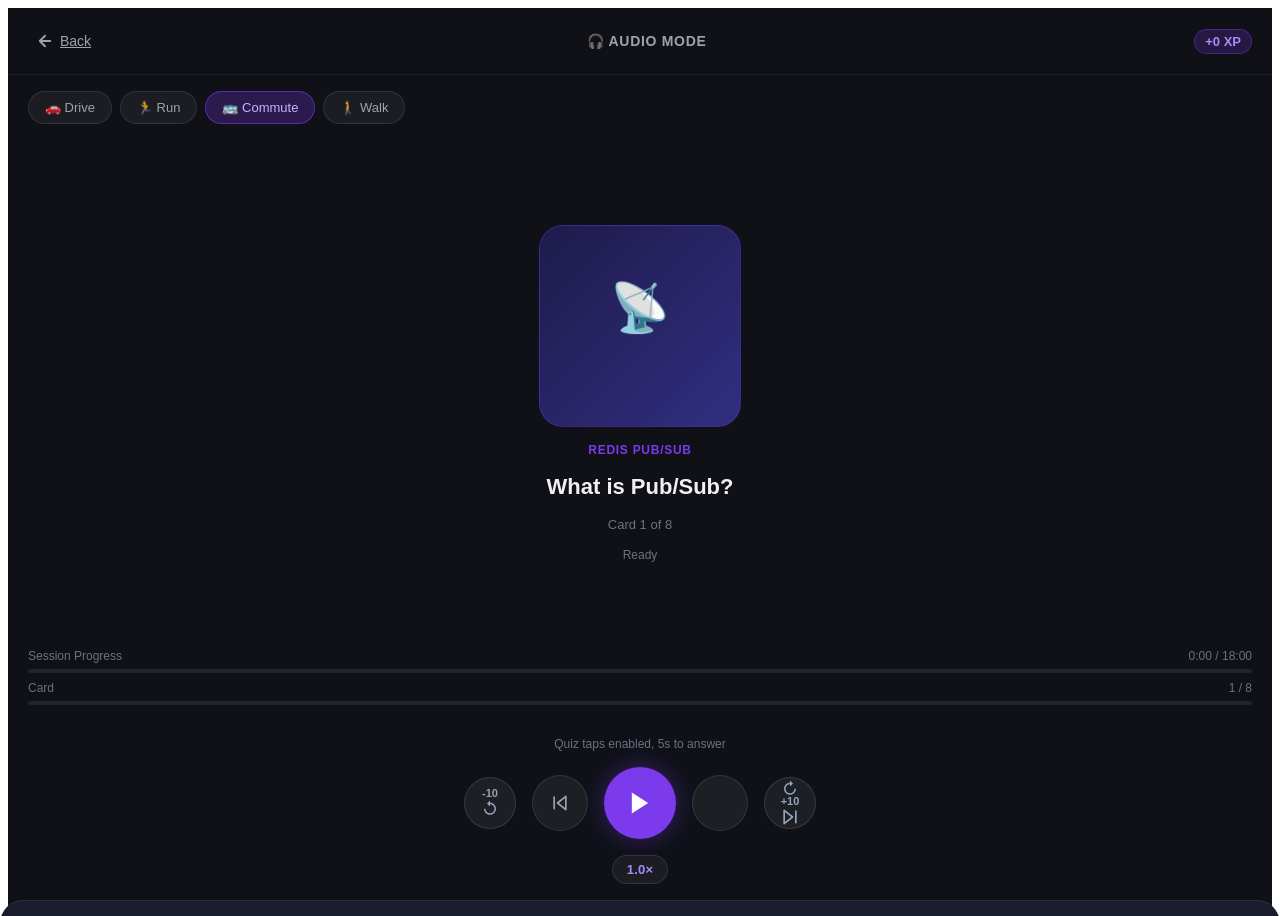
<file: audio.html>
<!DOCTYPE html>
<html lang="en">
<head>
  <meta charset="UTF-8">
  <meta name="viewport" content="width=device-width, initial-scale=1.0, maximum-scale=1.0, user-scalable=no">
  <meta name="theme-color" content="#0F1117">
  <meta name="apple-mobile-web-app-capable" content="yes">
  <meta name="apple-mobile-web-app-status-bar-style" content="black-translucent">
  <title>DevLearn — Audio Mode</title>
  <link rel="manifest" href="manifest.json">
  <link rel="stylesheet" href="audio.css">
</head>
<body>

<div id="audio-app" class="audio-page">

  <!-- ── Header ── -->
  <header class="audio-header">
    <a href="index.html" class="audio-back-btn">
      <svg width="18" height="18" viewBox="0 0 24 24" fill="none" stroke="currentColor" stroke-width="2.5" stroke-linecap="round" stroke-linejoin="round">
        <path d="M19 12H5M5 12l7-7M5 12l7 7"/>
      </svg>
      Back
    </a>
    <span class="audio-header-title">🎧 Audio Mode</span>
    <div id="xp-display" class="audio-xp-badge">0 XP</div>
  </header>

  <!-- ── Mode Selector ── -->
  <div class="mode-selector" id="mode-selector">
    <!-- Filled by JS -->
  </div>

  <!-- ── Card Display Area ── -->
  <div class="audio-card-area" id="card-area">

    <div class="audio-card-visual" id="card-visual">
      <div class="audio-review-badge" id="review-badge" style="display:none">REVIEW</div>
      <div class="audio-card-emoji" id="card-emoji">🎧</div>
      <div class="sound-wave" id="sound-wave">
        <span></span><span></span><span></span><span></span><span></span>
      </div>
    </div>

    <div class="audio-card-topic" id="card-topic">—</div>
    <div class="audio-card-title" id="card-title">Tap play to start</div>
    <div class="audio-card-number" id="card-number">0 of 0 cards</div>
    <div class="status-label" id="status-label">Ready</div>

  </div>

  <!-- ── Session Progress ── -->
  <div class="progress-section">
    <div class="progress-label">
      <span>Session Progress</span>
      <span id="session-time">0:00 / 0:00</span>
    </div>
    <div class="audio-progress-bar">
      <div class="audio-progress-fill" id="session-progress" style="width: 0%"></div>
    </div>
    <div class="progress-label">
      <span>Card</span>
      <span id="card-progress-label">—</span>
    </div>
    <div class="audio-progress-bar">
      <div class="audio-progress-fill" id="card-progress" style="width: 0%; background: linear-gradient(90deg, #10B981, #34D399)"></div>
    </div>
  </div>

  <!-- ── Controls ── -->
  <div class="audio-controls" id="audio-controls">
    <div class="controls-row">
      <span style="font-size:12px; color:#6B7280;" id="mode-desc">—</span>
    </div>
    <div class="controls-row">
      <!-- Previous -->
      <button class="ctrl-btn ctrl-btn-sm" onclick="audioPage.seekSeconds(-10)" title="Back 10s">
        <span style="font-size:11px;font-weight:700;display:block;margin-top:-2px">-10</span>
        <svg width="18" height="18" viewBox="0 0 24 24" fill="currentColor"><path d="M12 5V2L8 6l4 4V7c3.31 0 6 2.69 6 6s-2.69 6-6 6-6-2.69-6-6H4c0 4.42 3.58 8 8 8s8-3.58 8-8-3.58-8-8-8z"/></svg>
      </button>
      <button class="ctrl-btn ctrl-btn-md" id="btn-prev" onclick="audioPage.previousCard()" title="Previous card">
        <svg width="20" height="20" viewBox="0 0 24 24" fill="none" stroke="currentColor" stroke-width="2" stroke-linecap="round" stroke-linejoin="round">
          <path d="M19 20L9 12l10-8v16z"/><line x1="5" y1="19" x2="5" y2="5"/>
        </svg>
      </button>

      <!-- Play/Pause -->
      <button class="ctrl-btn ctrl-play-pause" id="btn-play" onclick="audioPage.togglePlay()">
        <svg id="play-icon" width="28" height="28" viewBox="0 0 24 24" fill="currentColor">
          <polygon points="5,3 19,12 5,21"/>
        </svg>
        <svg id="pause-icon" width="28" height="28" viewBox="0 0 24 24" fill="currentColor" style="display:none">
          <rect x="6" y="4" width="4" height="16"/><rect x="14" y="4" width="4" height="16"/>
        </svg>
      </button>

      <!-- Skip -->
      <button class="ctrl-btn ctrl-btn-md" id="btn-skip" onclick="audioPage.skipCard()" title="Skip card">
      </button>
      <button class="ctrl-btn ctrl-btn-sm" onclick="audioPage.seekSeconds(10)" title="Forward 10s">
        <svg width="18" height="18" viewBox="0 0 24 24" fill="currentColor"><path d="M12 5V2l4 4-4 4V7c-3.31 0-6 2.69-6 6s2.69 6 6 6 6-2.69 6-6h2c0 4.42-3.58 8-8 8s-8-3.58-8-8 3.58-8 8-8z"/></svg>
        <span style="font-size:11px;font-weight:700;display:block;margin-top:-2px">+10</span>
        <svg width="20" height="20" viewBox="0 0 24 24" fill="none" stroke="currentColor" stroke-width="2" stroke-linecap="round" stroke-linejoin="round">
          <path d="M5 4l10 8-10 8V4z"/><line x1="19" y1="5" x2="19" y2="19"/>
        </svg>
      </button>
    </div>

    <div class="controls-row">
      <button class="speed-btn" id="btn-speed" onclick="audioPage.toggleSpeed()">1.0×</button>
    </div>
  </div>

</div><!-- end #audio-app -->

<!-- ── Quiz Overlay ── -->
<div class="quiz-overlay" id="quiz-overlay">
  <div class="quiz-sheet">
    <div class="quiz-question" id="quiz-question">—</div>
    <div class="quiz-timer-bar">
      <div class="quiz-timer-fill" id="quiz-timer" style="width: 100%"></div>
    </div>
    <div class="quiz-buttons">
      <button class="quiz-btn quiz-btn-yes" onclick="audioPage.answerQuiz('yes')">✅ YES</button>
      <button class="quiz-btn quiz-btn-no" onclick="audioPage.answerQuiz('no')">❌ NO</button>
    </div>
    <div class="answer-reveal" id="answer-reveal">—</div>
  </div>
</div>

<!-- ── Session End Overlay ── -->
<div class="session-end-overlay" id="session-end">
  <div class="session-end-card">
    <div class="session-end-emoji">🔥</div>
    <div class="session-end-title">Session Complete!</div>
    <div class="session-end-stats" id="session-stats">—</div>
    <div class="session-end-xp" id="session-xp">+0 XP</div>
    <button class="btn-new-session" onclick="audioPage.restartSession()">New Session</button>
  </div>
</div>

<!-- ── Scripts ── -->
<script src="contextModes.js"></script>
<script src="audioCards.js"></script>
<script src="sessionBuilder.js"></script>
<script src="webSpeech.js"></script>
<script src="audioEngine.js"></script>
<script src="audioPage.js"></script>

</body>
</html>
</file>
<file: audio.css>
/* DevLearn Audio Mode Styles */

.audio-page {
  min-height: 100vh;
  background: #0F1117;
  color: #F0F0F0;
  display: flex;
  flex-direction: column;
  font-family: -apple-system, BlinkMacSystemFont, 'Segoe UI', sans-serif;
  overflow: hidden;
  position: relative;
}

/* ── Header ── */
.audio-header {
  display: flex;
  align-items: center;
  justify-content: space-between;
  padding: 16px 20px;
  border-bottom: 1px solid rgba(255,255,255,0.06);
  flex-shrink: 0;
}

.audio-back-btn {
  background: none;
  border: none;
  color: #9CA3AF;
  cursor: pointer;
  padding: 8px;
  border-radius: 8px;
  display: flex;
  align-items: center;
  gap: 6px;
  font-size: 14px;
  transition: color 0.2s;
}
.audio-back-btn:hover { color: #F0F0F0; }

.audio-header-title {
  font-size: 14px;
  font-weight: 600;
  color: #9CA3AF;
  letter-spacing: 0.05em;
  text-transform: uppercase;
}

.audio-xp-badge {
  background: rgba(124,58,237,0.2);
  border: 1px solid rgba(124,58,237,0.4);
  color: #A78BFA;
  font-size: 13px;
  font-weight: 700;
  padding: 4px 10px;
  border-radius: 20px;
}

/* ── Mode Selector ── */
.mode-selector {
  display: flex;
  gap: 8px;
  padding: 16px 20px;
  overflow-x: auto;
  scrollbar-width: none;
  flex-shrink: 0;
}
.mode-selector::-webkit-scrollbar { display: none; }

.mode-btn {
  flex-shrink: 0;
  background: rgba(255,255,255,0.05);
  border: 1px solid rgba(255,255,255,0.1);
  border-radius: 24px;
  color: #9CA3AF;
  cursor: pointer;
  font-size: 13px;
  font-weight: 500;
  padding: 8px 16px;
  transition: all 0.2s;
  white-space: nowrap;
}
.mode-btn:hover {
  background: rgba(255,255,255,0.08);
  color: #E0E0E0;
}
.mode-btn.active {
  background: rgba(124,58,237,0.25);
  border-color: rgba(124,58,237,0.6);
  color: #C4B5FD;
}

/* ── Card Display ── */
.audio-card-area {
  flex: 1;
  display: flex;
  flex-direction: column;
  align-items: center;
  justify-content: center;
  padding: 24px 20px;
  text-align: center;
  gap: 16px;
}

.audio-card-visual {
  width: 200px;
  height: 200px;
  border-radius: 24px;
  background: linear-gradient(135deg, #1E1B4B, #312E81);
  border: 1px solid rgba(124,58,237,0.3);
  display: flex;
  flex-direction: column;
  align-items: center;
  justify-content: center;
  gap: 12px;
  position: relative;
  overflow: hidden;
}

.audio-card-visual::before {
  content: '';
  position: absolute;
  inset: 0;
  background: radial-gradient(circle at 50% 50%, rgba(124,58,237,0.2) 0%, transparent 70%);
  opacity: 0;
  transition: opacity 0.5s;
}

.audio-card-visual.playing::before {
  opacity: 1;
  animation: pulse-glow 2s ease-in-out infinite;
}

@keyframes pulse-glow {
  0%, 100% { opacity: 0.4; transform: scale(0.95); }
  50% { opacity: 1; transform: scale(1.05); }
}

.audio-card-emoji {
  font-size: 48px;
  line-height: 1;
}

.audio-review-badge {
  position: absolute;
  top: 10px;
  right: 10px;
  background: rgba(245,158,11,0.2);
  border: 1px solid rgba(245,158,11,0.4);
  color: #FCD34D;
  font-size: 10px;
  font-weight: 700;
  padding: 2px 8px;
  border-radius: 10px;
  letter-spacing: 0.05em;
}

.audio-card-topic {
  font-size: 12px;
  color: #7C3AED;
  font-weight: 600;
  letter-spacing: 0.06em;
  text-transform: uppercase;
}

.audio-card-title {
  font-size: 22px;
  font-weight: 700;
  color: #F0F0F0;
  line-height: 1.3;
  max-width: 300px;
}

.audio-card-number {
  font-size: 13px;
  color: #6B7280;
}

/* Sound wave animation */
.sound-wave {
  display: flex;
  align-items: center;
  gap: 3px;
  height: 24px;
  opacity: 0;
  transition: opacity 0.3s;
}
.sound-wave.active { opacity: 1; }
.sound-wave span {
  display: block;
  width: 3px;
  background: #7C3AED;
  border-radius: 2px;
  animation: wave 1.2s ease-in-out infinite;
}
.sound-wave span:nth-child(1) { height: 8px; animation-delay: 0s; }
.sound-wave span:nth-child(2) { height: 16px; animation-delay: 0.15s; }
.sound-wave span:nth-child(3) { height: 24px; animation-delay: 0.3s; }
.sound-wave span:nth-child(4) { height: 16px; animation-delay: 0.45s; }
.sound-wave span:nth-child(5) { height: 8px; animation-delay: 0.6s; }

@keyframes wave {
  0%, 100% { transform: scaleY(0.4); }
  50% { transform: scaleY(1); }
}

/* ── Progress Bars ── */
.progress-section {
  padding: 0 20px 8px;
  flex-shrink: 0;
}

.progress-label {
  display: flex;
  justify-content: space-between;
  font-size: 12px;
  color: #6B7280;
  margin-bottom: 6px;
}

.audio-progress-bar {
  height: 4px;
  background: rgba(255,255,255,0.08);
  border-radius: 4px;
  overflow: hidden;
  margin-bottom: 8px;
}
.audio-progress-fill {
  height: 100%;
  background: linear-gradient(90deg, #7C3AED, #A78BFA);
  border-radius: 4px;
  transition: width 0.3s ease;
}

/* ── Controls ── */
.audio-controls {
  padding: 16px 20px 24px;
  flex-shrink: 0;
  display: flex;
  flex-direction: column;
  gap: 16px;
}

.controls-row {
  display: flex;
  align-items: center;
  justify-content: center;
  gap: 16px;
}

.ctrl-btn {
  background: rgba(255,255,255,0.06);
  border: 1px solid rgba(255,255,255,0.1);
  border-radius: 50%;
  color: #9CA3AF;
  cursor: pointer;
  display: flex;
  align-items: center;
  justify-content: center;
  transition: all 0.2s;
}
.ctrl-btn:hover {
  background: rgba(255,255,255,0.1);
  color: #E0E0E0;
}
.ctrl-btn:active { transform: scale(0.92); }

.ctrl-btn-sm { width: 44px; height: 44px; }
.ctrl-btn-md { width: 56px; height: 56px; }

.ctrl-play-pause {
  width: 72px;
  height: 72px;
  background: #7C3AED;
  border: none;
  color: white;
  font-size: 28px;
  box-shadow: 0 0 24px rgba(124,58,237,0.4);
}
.ctrl-play-pause:hover {
  background: #6D28D9;
  color: white;
  box-shadow: 0 0 32px rgba(124,58,237,0.6);
}

/* Driving mode: extra large play button */
.driving-mode .ctrl-play-pause {
  width: calc(80vw);
  max-width: 360px;
  height: 80px;
  border-radius: 20px;
  font-size: 32px;
}

.speed-btn {
  background: rgba(255,255,255,0.05);
  border: 1px solid rgba(255,255,255,0.1);
  border-radius: 20px;
  color: #A78BFA;
  cursor: pointer;
  font-size: 13px;
  font-weight: 700;
  padding: 6px 14px;
  transition: all 0.2s;
  letter-spacing: 0.02em;
}
.speed-btn:hover {
  background: rgba(124,58,237,0.15);
  border-color: rgba(124,58,237,0.4);
}

/* ── Quiz Overlay ── */
.quiz-overlay {
  position: fixed;
  inset: 0;
  z-index: 100;
  display: flex;
  flex-direction: column;
  justify-content: flex-end;
  background: rgba(0,0,0,0);
  transition: background 0.3s;
  pointer-events: none;
}
.quiz-overlay.visible {
  background: rgba(0,0,0,0.6);
  pointer-events: all;
}

.quiz-sheet {
  background: #1A1D2E;
  border-top: 1px solid rgba(255,255,255,0.1);
  border-radius: 24px 24px 0 0;
  padding: 24px 20px 40px;
  transform: translateY(100%);
  transition: transform 0.4s cubic-bezier(0.34, 1.56, 0.64, 1);
}
.quiz-overlay.visible .quiz-sheet {
  transform: translateY(0);
}

.quiz-question {
  font-size: 17px;
  font-weight: 600;
  color: #F0F0F0;
  text-align: center;
  margin-bottom: 20px;
  line-height: 1.4;
}

.quiz-timer-bar {
  height: 3px;
  background: rgba(255,255,255,0.08);
  border-radius: 3px;
  overflow: hidden;
  margin-bottom: 20px;
}
.quiz-timer-fill {
  height: 100%;
  background: #A78BFA;
  border-radius: 3px;
  transition: width linear;
}

.quiz-buttons {
  display: grid;
  grid-template-columns: 1fr 1fr;
  gap: 12px;
}

.quiz-btn {
  border: none;
  border-radius: 16px;
  cursor: pointer;
  font-size: 18px;
  font-weight: 700;
  padding: 20px;
  transition: all 0.15s;
}
.quiz-btn:active { transform: scale(0.95); }

.quiz-btn-yes {
  background: rgba(16, 185, 129, 0.15);
  border: 1px solid rgba(16, 185, 129, 0.4);
  color: #34D399;
}
.quiz-btn-yes:hover {
  background: rgba(16, 185, 129, 0.25);
}

.quiz-btn-no {
  background: rgba(239, 68, 68, 0.12);
  border: 1px solid rgba(239, 68, 68, 0.3);
  color: #F87171;
}
.quiz-btn-no:hover {
  background: rgba(239, 68, 68, 0.2);
}

/* ── Answer reveal ── */
.answer-reveal {
  text-align: center;
  padding: 16px;
  background: rgba(124,58,237,0.1);
  border-radius: 12px;
  margin-top: 12px;
  color: #C4B5FD;
  font-size: 14px;
  line-height: 1.5;
  display: none;
}
.answer-reveal.visible { display: block; }

/* ── Session End ── */
.session-end-overlay {
  position: fixed;
  inset: 0;
  z-index: 200;
  background: rgba(0,0,0,0.85);
  display: flex;
  align-items: center;
  justify-content: center;
  opacity: 0;
  pointer-events: none;
  transition: opacity 0.4s;
}
.session-end-overlay.visible {
  opacity: 1;
  pointer-events: all;
}
.session-end-card {
  background: #1A1D2E;
  border: 1px solid rgba(124,58,237,0.3);
  border-radius: 24px;
  padding: 40px 32px;
  text-align: center;
  max-width: 320px;
  width: 90%;
}
.session-end-emoji { font-size: 56px; margin-bottom: 16px; }
.session-end-title { font-size: 24px; font-weight: 800; color: #F0F0F0; margin-bottom: 8px; }
.session-end-stats { color: #9CA3AF; font-size: 15px; margin-bottom: 24px; line-height: 1.6; }
.session-end-xp {
  font-size: 28px; font-weight: 800;
  background: linear-gradient(135deg, #7C3AED, #A78BFA);
  -webkit-background-clip: text;
  -webkit-text-fill-color: transparent;
  margin-bottom: 24px;
}
.btn-new-session {
  background: #7C3AED;
  border: none;
  border-radius: 14px;
  color: white;
  cursor: pointer;
  font-size: 16px;
  font-weight: 600;
  padding: 16px 32px;
  width: 100%;
  transition: background 0.2s;
}
.btn-new-session:hover { background: #6D28D9; }

/* ── Empty state ── */
.audio-empty {
  flex: 1;
  display: flex;
  flex-direction: column;
  align-items: center;
  justify-content: center;
  padding: 40px 20px;
  text-align: center;
  gap: 12px;
  color: #4B5563;
}
.audio-empty-emoji { font-size: 48px; }
.audio-empty-title { font-size: 18px; font-weight: 600; color: #6B7280; }
.audio-empty p { font-size: 14px; }

/* ── Status label ── */
.status-label {
  font-size: 12px;
  color: #6B7280;
  text-align: center;
  height: 16px;
}
.status-label.playing { color: #A78BFA; }
.status-label.loading { color: #60A5FA; }

/* ── Driving mode special ── */
.driving-mode .mode-selector {
  display: none; /* hide mode switcher in driving for distraction-free */
}

/* ── Responsive ── */
@media (max-height: 600px) {
  .audio-card-visual { width: 120px; height: 120px; }
  .audio-card-emoji { font-size: 32px; }
  .audio-card-title { font-size: 18px; }
}

/* ±10s seek buttons */
.ctrl-btn-sm {
  width: 52px; height: 52px;
  border-radius: 50%;
  background: rgba(255,255,255,0.06);
  border: 1px solid rgba(255,255,255,0.12);
  color: #94a3b8;
  display: flex; flex-direction: column;
  align-items: center; justify-content: center;
  gap: 0; cursor: pointer;
  transition: all .15s;
  font-size: 10px;
  -webkit-tap-highlight-color: transparent;
}
.ctrl-btn-sm:hover, .ctrl-btn-sm:active {
  background: rgba(124,58,237,0.2);
  color: #fff;
  border-color: rgba(124,58,237,0.4);
}
</file>
